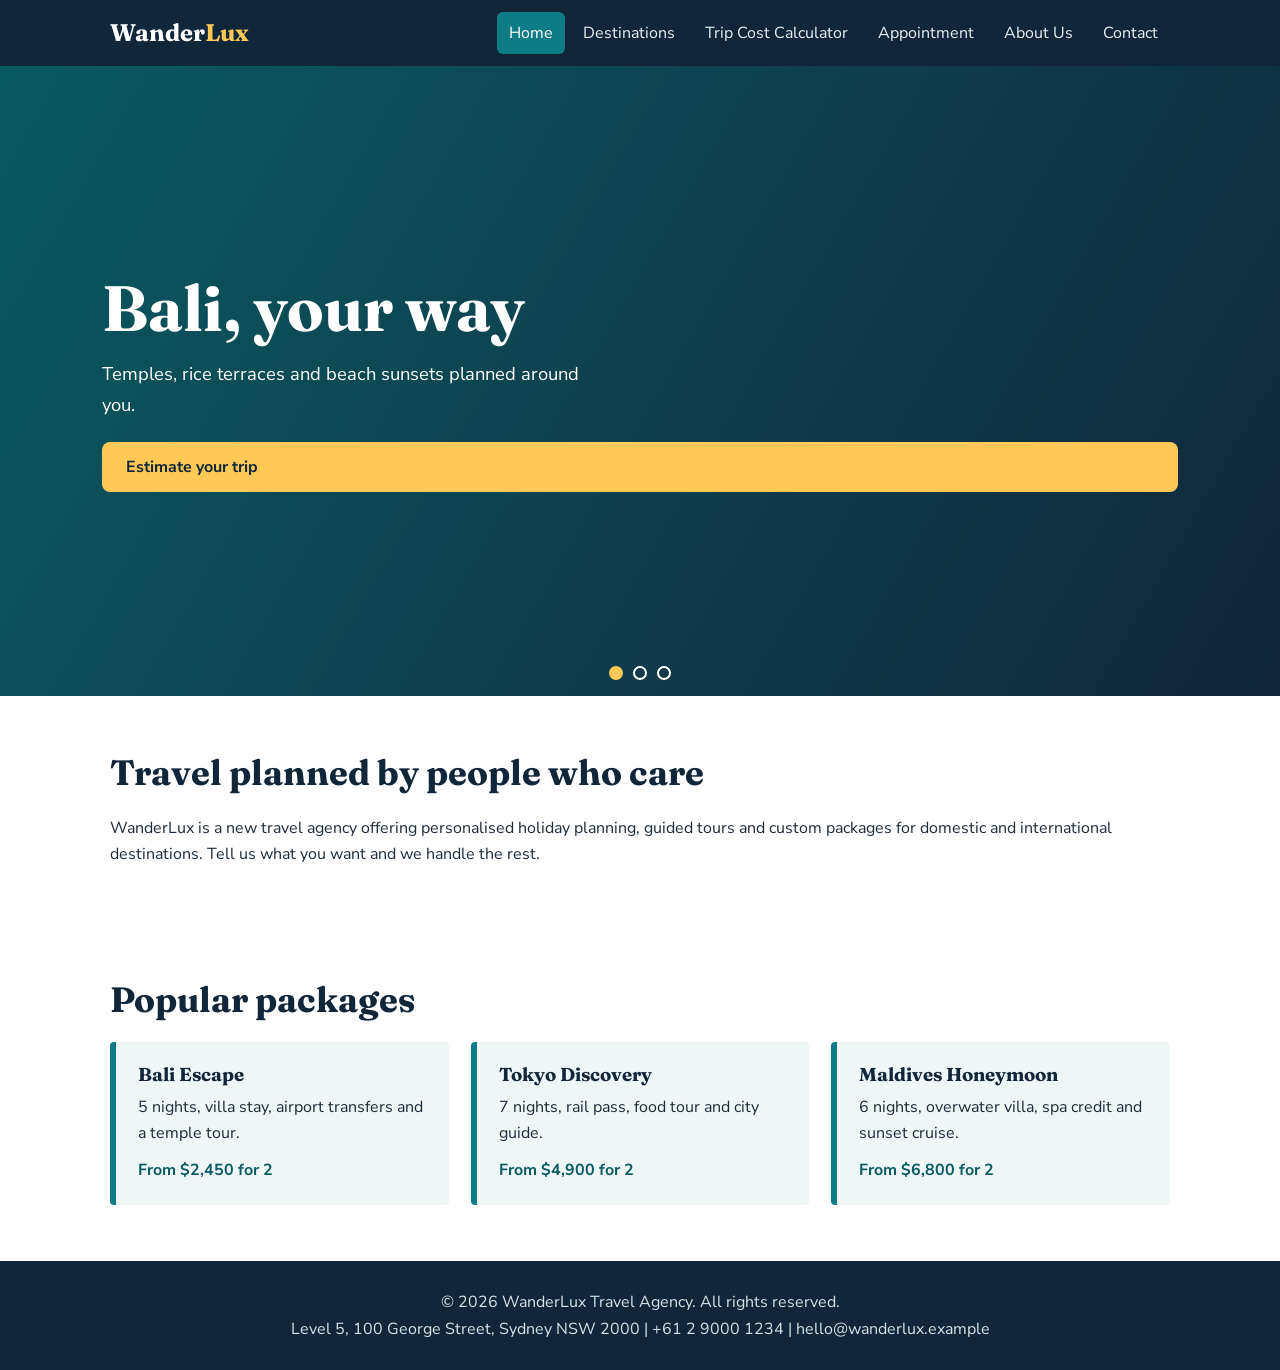
<file: index.html>
<!DOCTYPE html>
<html lang="en">
<head>
<meta charset="UTF-8">
<meta name="viewport" content="width=device-width, initial-scale=1">
<title>Home | WanderLux Travel Agency</title>
<meta name="description" content="Personalised holiday packages, guided tours and honeymoon specials from WanderLux Travel Agency.">
<meta name="keywords" content="travel agency, holiday packages, guided tours, honeymoon, trip cost calculator">
<link rel="preconnect" href="https://fonts.googleapis.com">
<link href="https://fonts.googleapis.com/css2?family=Fraunces:wght@600;700&family=Nunito+Sans:wght@400;700&display=swap" rel="stylesheet">
<link rel="stylesheet" href="css/style.css">
</head>
<body>
<a class="skip" href="#main">Skip to content</a><header><nav class="nav" aria-label="Main navigation"><a class="logo" href="index.html">Wander<span>Lux</span></a><button class="menu-btn" aria-label="Toggle menu" aria-expanded="false">&#9776;</button><ul><li><a href="index.html" aria-current="page">Home</a></li><li><a href="destinations.html">Destinations</a></li><li><a href="calculator.html">Trip Cost Calculator</a></li><li><a href="appointment.html">Appointment</a></li><li><a href="about.html">About Us</a></li><li><a href="contact.html">Contact</a></li></ul></nav></header>
<main id="main">
<section class="hero" aria-label="Featured destinations">
<div class="slide s1" role="group" aria-label="Bali"><h1>Bali, your way</h1><p>Temples, rice terraces and beach sunsets planned around you.</p><a class="btn" href="calculator.html">Estimate your trip</a></div>
<div class="slide s2" role="group" aria-label="Paris"><h2>Paris for two</h2><p>Honeymoon specials with hotels, dinners and guided city walks.</p><a class="btn" href="destinations.html">See honeymoon deals</a></div>
<div class="slide s3" role="group" aria-label="Dubai"><h2>Dubai in style</h2><p>Desert safaris, skyline hotels and flights sorted.</p><a class="btn" href="appointment.html">Book a consultation</a></div>
<div class="dots" aria-label="Choose banner"><button aria-label="Show Bali"></button><button aria-label="Show Paris"></button><button aria-label="Show Dubai"></button></div>
</section>
<section class="block reveal"><h2>Travel planned by people who care</h2><p>WanderLux is a new travel agency offering personalised holiday planning, guided tours and custom packages for domestic and international destinations. Tell us what you want and we handle the rest.</p></section>
<section class="block"><h2>Popular packages</h2><div class="grid"><article class="card reveal"><h3>Bali Escape</h3><p>5 nights, villa stay, airport transfers and a temple tour.</p><p class="price">From $2,450 for 2</p></article><article class="card reveal"><h3>Tokyo Discovery</h3><p>7 nights, rail pass, food tour and city guide.</p><p class="price">From $4,900 for 2</p></article><article class="card reveal"><h3>Maldives Honeymoon</h3><p>6 nights, overwater villa, spa credit and sunset cruise.</p><p class="price">From $6,800 for 2</p></article></div></section>
</main>
<footer><p>&copy; 2026 WanderLux Travel Agency. All rights reserved.</p><p>Level 5, 100 George Street, Sydney NSW 2000 | +61 2 9000 1234 | hello@wanderlux.example</p></footer>
<script src="js/script.js"></script>
</body>
</html>
</file>
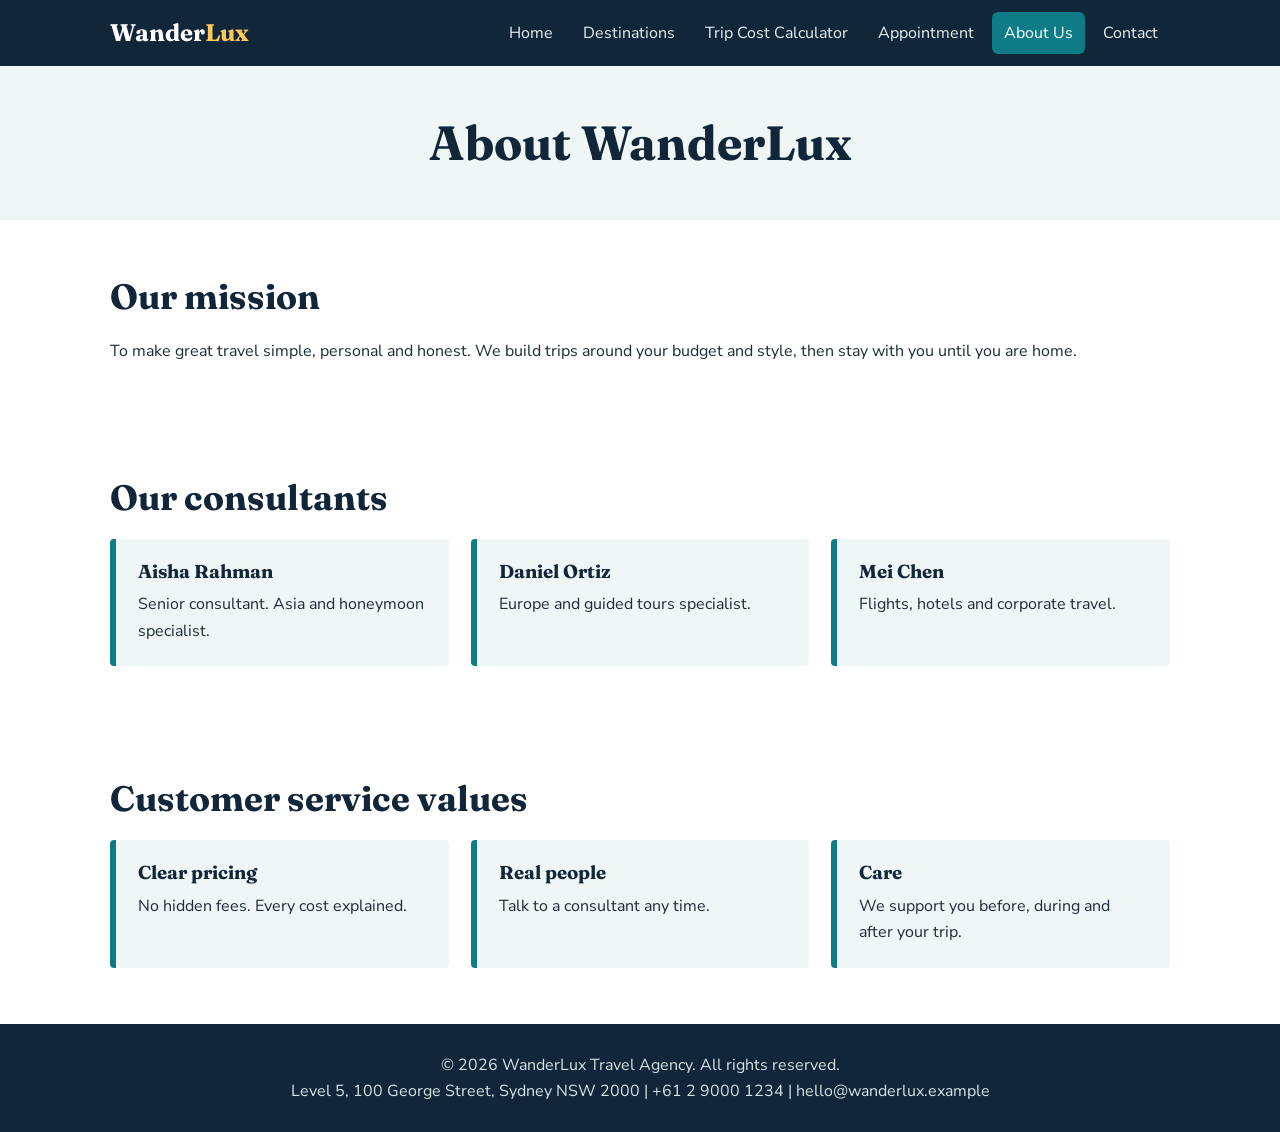
<file: about.html>
<!DOCTYPE html>
<html lang="en">
<head>
<meta charset="UTF-8">
<meta name="viewport" content="width=device-width, initial-scale=1">
<title>About Us | WanderLux Travel Agency</title>
<meta name="description" content="Meet the WanderLux team, our mission and service values.">
<meta name="keywords" content="travel agency, holiday packages, guided tours, honeymoon, trip cost calculator">
<link rel="preconnect" href="https://fonts.googleapis.com">
<link href="https://fonts.googleapis.com/css2?family=Fraunces:wght@600;700&family=Nunito+Sans:wght@400;700&display=swap" rel="stylesheet">
<link rel="stylesheet" href="css/style.css">
</head>
<body>
<a class="skip" href="#main">Skip to content</a><header><nav class="nav" aria-label="Main navigation"><a class="logo" href="index.html">Wander<span>Lux</span></a><button class="menu-btn" aria-label="Toggle menu" aria-expanded="false">&#9776;</button><ul><li><a href="index.html">Home</a></li><li><a href="destinations.html">Destinations</a></li><li><a href="calculator.html">Trip Cost Calculator</a></li><li><a href="appointment.html">Appointment</a></li><li><a href="about.html" aria-current="page">About Us</a></li><li><a href="contact.html">Contact</a></li></ul></nav></header>
<main id="main">
<div class="page-title"><h1>About WanderLux</h1></div><section class="block reveal"><h2>Our mission</h2><p>To make great travel simple, personal and honest. We build trips around your budget and style, then stay with you until you are home.</p></section><section class="block"><h2>Our consultants</h2><div class="grid"><article class="card reveal"><h3>Aisha Rahman</h3><p>Senior consultant. Asia and honeymoon specialist.</p></article><article class="card reveal"><h3>Daniel Ortiz</h3><p>Europe and guided tours specialist.</p></article><article class="card reveal"><h3>Mei Chen</h3><p>Flights, hotels and corporate travel.</p></article></div></section><section class="block"><h2>Customer service values</h2><div class="grid"><article class="card reveal"><h3>Clear pricing</h3><p>No hidden fees. Every cost explained.</p></article><article class="card reveal"><h3>Real people</h3><p>Talk to a consultant any time.</p></article><article class="card reveal"><h3>Care</h3><p>We support you before, during and after your trip.</p></article></div></section>
</main>
<footer><p>&copy; 2026 WanderLux Travel Agency. All rights reserved.</p><p>Level 5, 100 George Street, Sydney NSW 2000 | +61 2 9000 1234 | hello@wanderlux.example</p></footer>
<script src="js/script.js"></script>
</body>
</html>
</file>
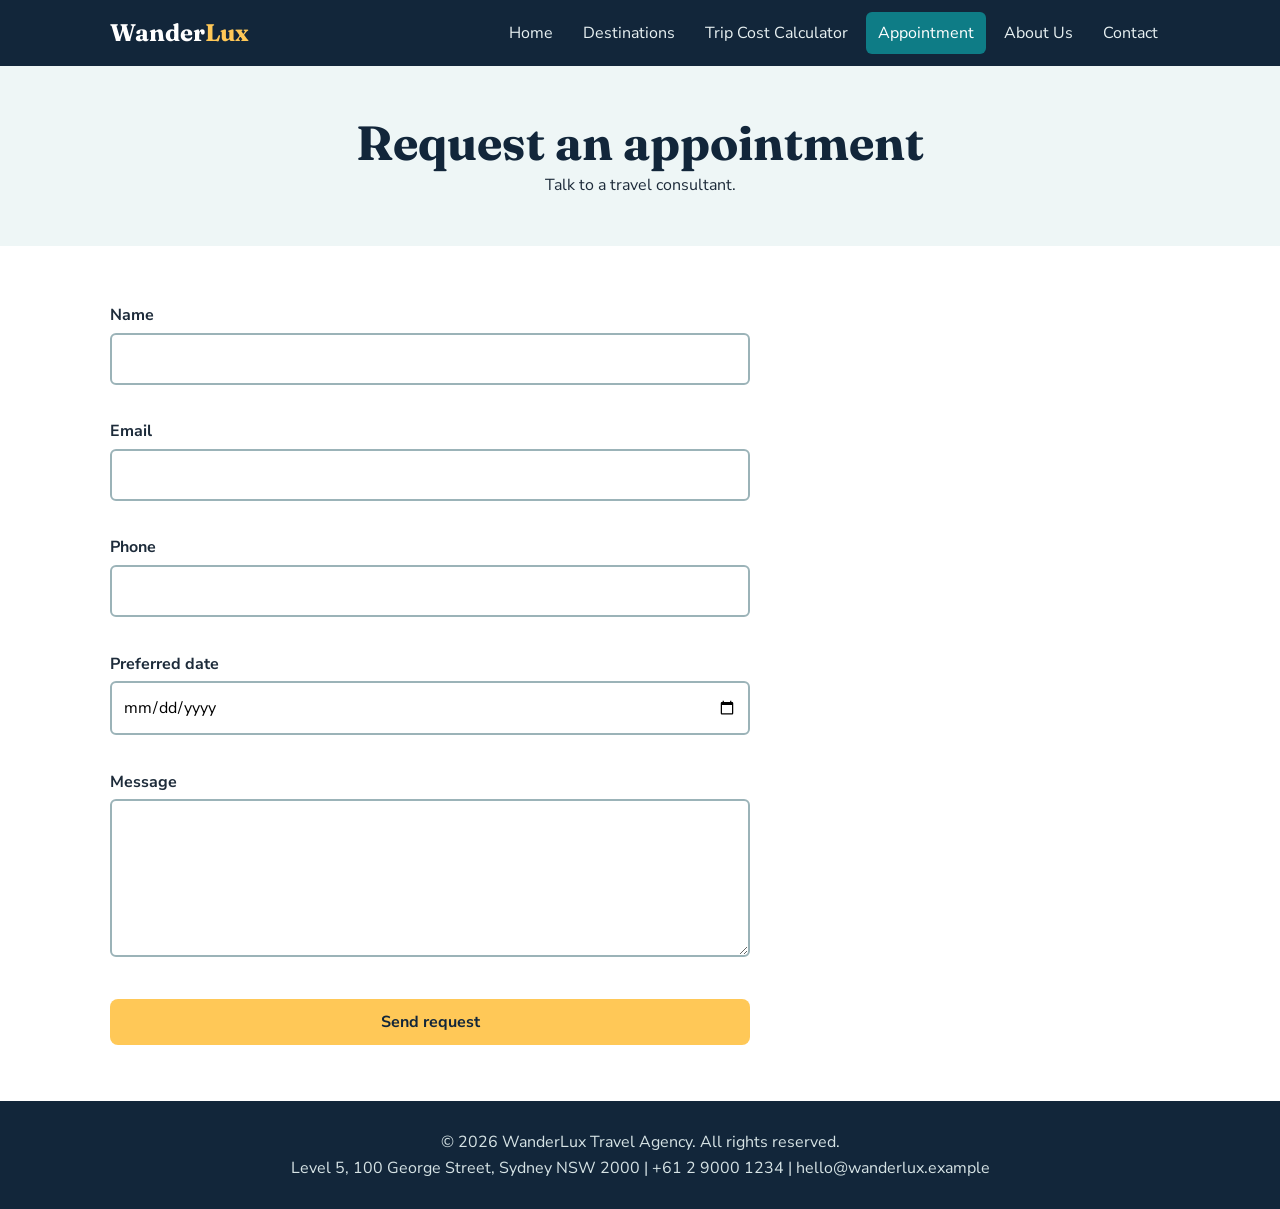
<file: appointment.html>
<!DOCTYPE html>
<html lang="en">
<head>
<meta charset="UTF-8">
<meta name="viewport" content="width=device-width, initial-scale=1">
<title>Appointment Request | WanderLux Travel Agency</title>
<meta name="description" content="Request an appointment with a WanderLux travel consultant.">
<meta name="keywords" content="travel agency, holiday packages, guided tours, honeymoon, trip cost calculator">
<link rel="preconnect" href="https://fonts.googleapis.com">
<link href="https://fonts.googleapis.com/css2?family=Fraunces:wght@600;700&family=Nunito+Sans:wght@400;700&display=swap" rel="stylesheet">
<link rel="stylesheet" href="css/style.css">
</head>
<body>
<a class="skip" href="#main">Skip to content</a><header><nav class="nav" aria-label="Main navigation"><a class="logo" href="index.html">Wander<span>Lux</span></a><button class="menu-btn" aria-label="Toggle menu" aria-expanded="false">&#9776;</button><ul><li><a href="index.html">Home</a></li><li><a href="destinations.html">Destinations</a></li><li><a href="calculator.html">Trip Cost Calculator</a></li><li><a href="appointment.html" aria-current="page">Appointment</a></li><li><a href="about.html">About Us</a></li><li><a href="contact.html">Contact</a></li></ul></nav></header>
<main id="main">
<div class="page-title"><h1>Request an appointment</h1><p>Talk to a travel consultant.</p></div><section class="block"><div id="sent-msg" class="ok" hidden role="status">Thanks! Your request was sent. We will reply within one business day.</div><form action="https://formsubmit.co/nishulpal02@gmail.com" method="POST" data-validate novalidate><input type="hidden" name="_subject" value="New appointment request"><input type="hidden" name="_next" value="https://nishulpal01.github.io/wanderlux/appointment.html?sent=1"><input type="text" name="_honey" style="display:none" tabindex="-1" autocomplete="off"><div><label for="name">Name</label><input type="text" id="name" name="name" required><div class="err" id="name-err" role="alert"></div></div><div><label for="email">Email</label><input type="email" id="email" name="email" required><div class="err" id="email-err" role="alert"></div></div><div><label for="phone">Phone</label><input type="tel" id="phone" name="phone" required><div class="err" id="phone-err" role="alert"></div></div><div><label for="date">Preferred date</label><input type="date" id="date" name="date" required><div class="err" id="date-err" role="alert"></div></div><div><label for="message">Message</label><textarea id="message" name="message" rows="5" required></textarea><div class="err" id="message-err" role="alert"></div></div><button class="btn" type="submit">Send request</button></form></section>
</main>
<footer><p>&copy; 2026 WanderLux Travel Agency. All rights reserved.</p><p>Level 5, 100 George Street, Sydney NSW 2000 | +61 2 9000 1234 | hello@wanderlux.example</p></footer>
<script src="js/script.js"></script>
</body>
</html>
</file>
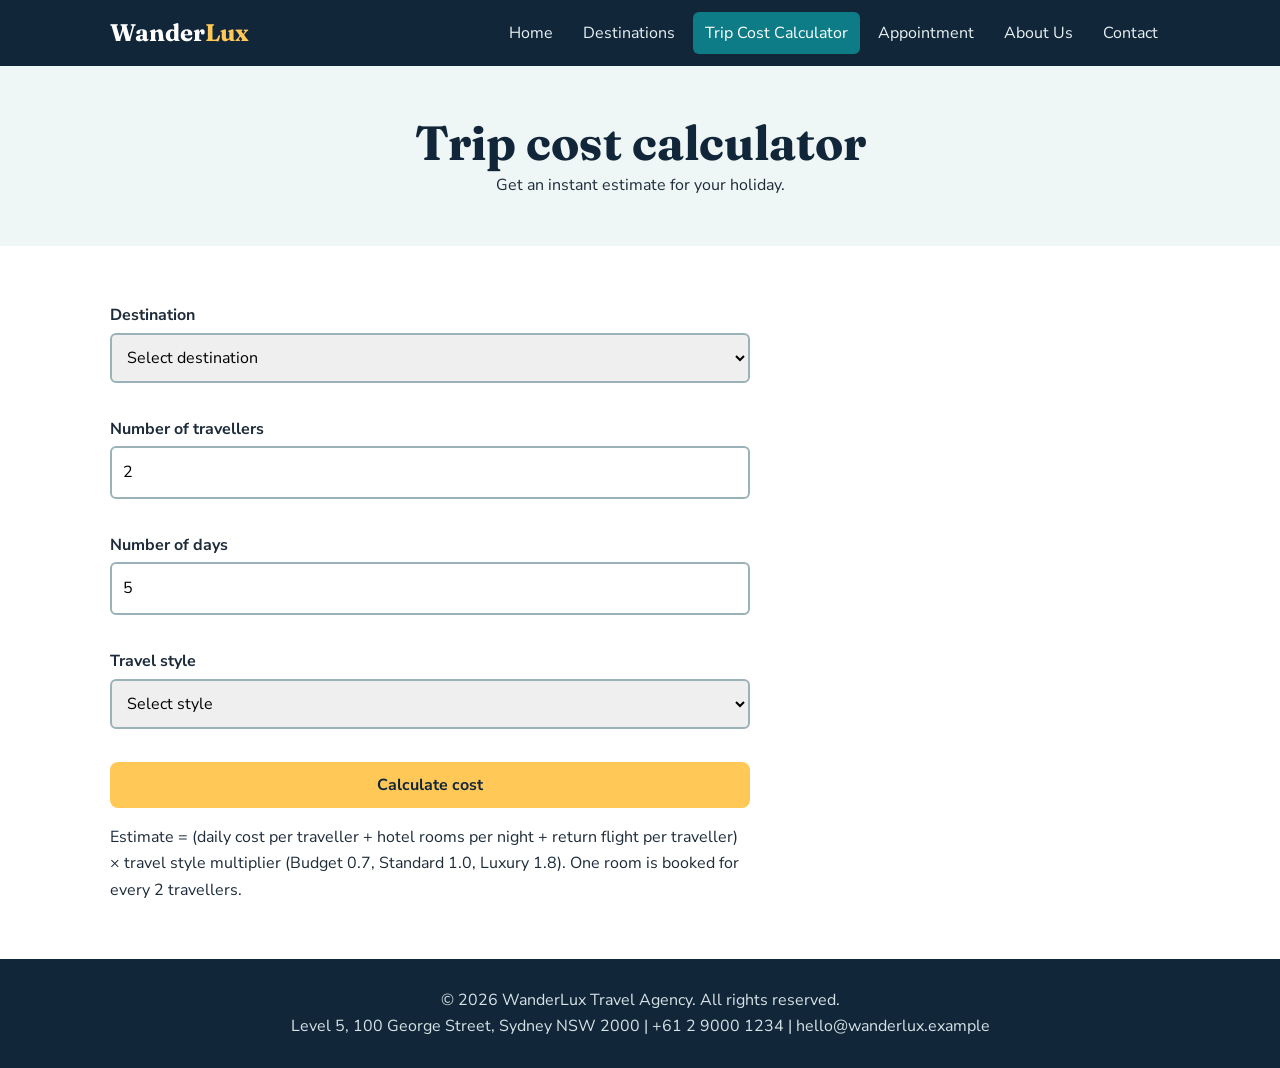
<file: calculator.html>
<!DOCTYPE html>
<html lang="en">
<head>
<meta charset="UTF-8">
<meta name="viewport" content="width=device-width, initial-scale=1">
<title>Trip Cost Calculator | WanderLux Travel Agency</title>
<meta name="description" content="Estimate your trip cost by destination, travellers, days and travel style.">
<meta name="keywords" content="travel agency, holiday packages, guided tours, honeymoon, trip cost calculator">
<link rel="preconnect" href="https://fonts.googleapis.com">
<link href="https://fonts.googleapis.com/css2?family=Fraunces:wght@600;700&family=Nunito+Sans:wght@400;700&display=swap" rel="stylesheet">
<link rel="stylesheet" href="css/style.css">
</head>
<body>
<a class="skip" href="#main">Skip to content</a><header><nav class="nav" aria-label="Main navigation"><a class="logo" href="index.html">Wander<span>Lux</span></a><button class="menu-btn" aria-label="Toggle menu" aria-expanded="false">&#9776;</button><ul><li><a href="index.html">Home</a></li><li><a href="destinations.html">Destinations</a></li><li><a href="calculator.html" aria-current="page">Trip Cost Calculator</a></li><li><a href="appointment.html">Appointment</a></li><li><a href="about.html">About Us</a></li><li><a href="contact.html">Contact</a></li></ul></nav></header>
<main id="main">
<div class="page-title"><h1>Trip cost calculator</h1><p>Get an instant estimate for your holiday.</p></div><section class="block"><form id="calc-form" novalidate>
<div><label for="destination">Destination</label><select id="destination"><option value="">Select destination</option><option value="Bali">Bali</option><option value="Tokyo">Tokyo</option><option value="Paris">Paris</option><option value="Dubai">Dubai</option><option value="Maldives">Maldives</option></select><div class="err" id="destination-err" role="alert"></div></div>
<div><label for="travellers">Number of travellers</label><input type="number" id="travellers" min="1" max="20" value="2"><div class="err" id="travellers-err" role="alert"></div></div>
<div><label for="days">Number of days</label><input type="number" id="days" min="1" max="60" value="5"><div class="err" id="days-err" role="alert"></div></div>
<div><label for="style">Travel style</label><select id="style"><option value="">Select style</option><option>Budget</option><option>Standard</option><option>Luxury</option></select><div class="err" id="style-err" role="alert"></div></div>
<button class="btn" type="submit">Calculate cost</button></form><div class="result" id="result" role="status" aria-live="polite"></div>
<p style="margin-top:16px;max-width:640px">Estimate = (daily cost per traveller + hotel rooms per night + return flight per traveller) &times; travel style multiplier (Budget 0.7, Standard 1.0, Luxury 1.8). One room is booked for every 2 travellers.</p></section>
</main>
<footer><p>&copy; 2026 WanderLux Travel Agency. All rights reserved.</p><p>Level 5, 100 George Street, Sydney NSW 2000 | +61 2 9000 1234 | hello@wanderlux.example</p></footer>
<script src="js/script.js"></script>
</body>
</html>
</file>
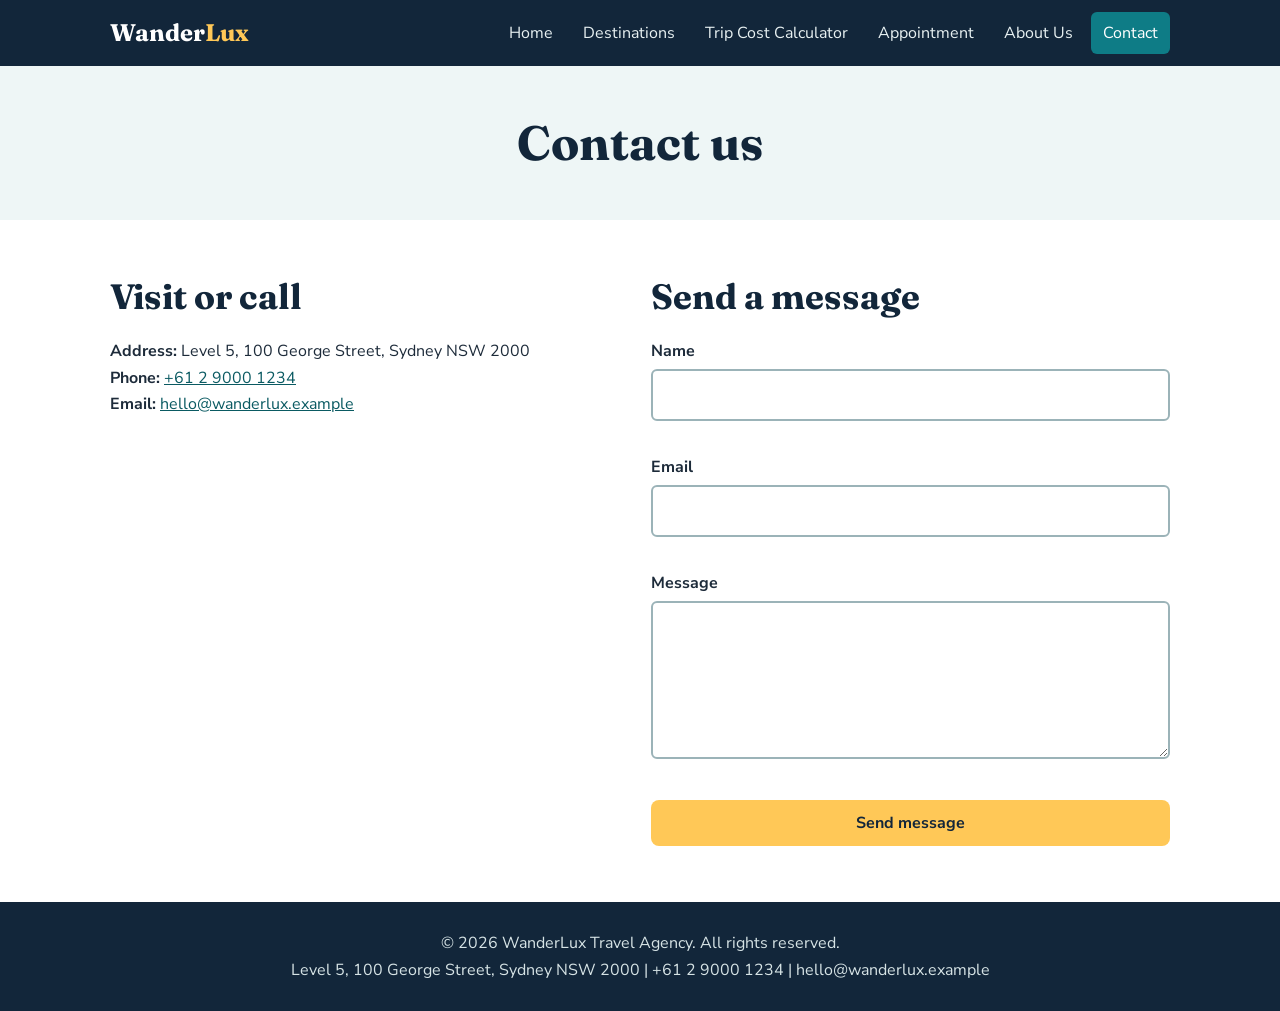
<file: contact.html>
<!DOCTYPE html>
<html lang="en">
<head>
<meta charset="UTF-8">
<meta name="viewport" content="width=device-width, initial-scale=1">
<title>Contact | WanderLux Travel Agency</title>
<meta name="description" content="Address, phone, map and contact form for WanderLux Travel Agency.">
<meta name="keywords" content="travel agency, holiday packages, guided tours, honeymoon, trip cost calculator">
<link rel="preconnect" href="https://fonts.googleapis.com">
<link href="https://fonts.googleapis.com/css2?family=Fraunces:wght@600;700&family=Nunito+Sans:wght@400;700&display=swap" rel="stylesheet">
<link rel="stylesheet" href="css/style.css">
</head>
<body>
<a class="skip" href="#main">Skip to content</a><header><nav class="nav" aria-label="Main navigation"><a class="logo" href="index.html">Wander<span>Lux</span></a><button class="menu-btn" aria-label="Toggle menu" aria-expanded="false">&#9776;</button><ul><li><a href="index.html">Home</a></li><li><a href="destinations.html">Destinations</a></li><li><a href="calculator.html">Trip Cost Calculator</a></li><li><a href="appointment.html">Appointment</a></li><li><a href="about.html">About Us</a></li><li><a href="contact.html" aria-current="page">Contact</a></li></ul></nav></header>
<main id="main">
<div class="page-title"><h1>Contact us</h1></div><section class="block"><div id="sent-msg" class="ok" hidden role="status">Thanks! Your message was sent.</div><div class="grid"><div><h2>Visit or call</h2><p><strong>Address:</strong> Level 5, 100 George Street, Sydney NSW 2000</p><p><strong>Phone:</strong> <a href="tel:+61290001234">+61 2 9000 1234</a></p><p><strong>Email:</strong> <a href="mailto:hello@wanderlux.example">hello@wanderlux.example</a></p><br><iframe title="Map of WanderLux office in Sydney" loading="lazy" src="https://www.openstreetmap.org/export/embed.html?bbox=151.2020%2C-33.8710%2C151.2180%2C-33.8620&amp;layer=mapnik"></iframe></div><div><h2>Send a message</h2><form action="https://formsubmit.co/nishulpal02@gmail.com" method="POST" data-validate novalidate><input type="hidden" name="_subject" value="New contact message"><input type="hidden" name="_next" value="https://nishulpal01.github.io/wanderlux/contact.html?sent=1"><input type="text" name="_honey" style="display:none" tabindex="-1" autocomplete="off"><div><label for="name">Name</label><input type="text" id="name" name="name" required><div class="err" id="name-err" role="alert"></div></div><div><label for="email">Email</label><input type="email" id="email" name="email" required><div class="err" id="email-err" role="alert"></div></div><div><label for="message">Message</label><textarea id="message" name="message" rows="5" required></textarea><div class="err" id="message-err" role="alert"></div></div><button class="btn" type="submit">Send message</button></form></div></div></section>
</main>
<footer><p>&copy; 2026 WanderLux Travel Agency. All rights reserved.</p><p>Level 5, 100 George Street, Sydney NSW 2000 | +61 2 9000 1234 | hello@wanderlux.example</p></footer>
<script src="js/script.js"></script>
</body>
</html>
</file>
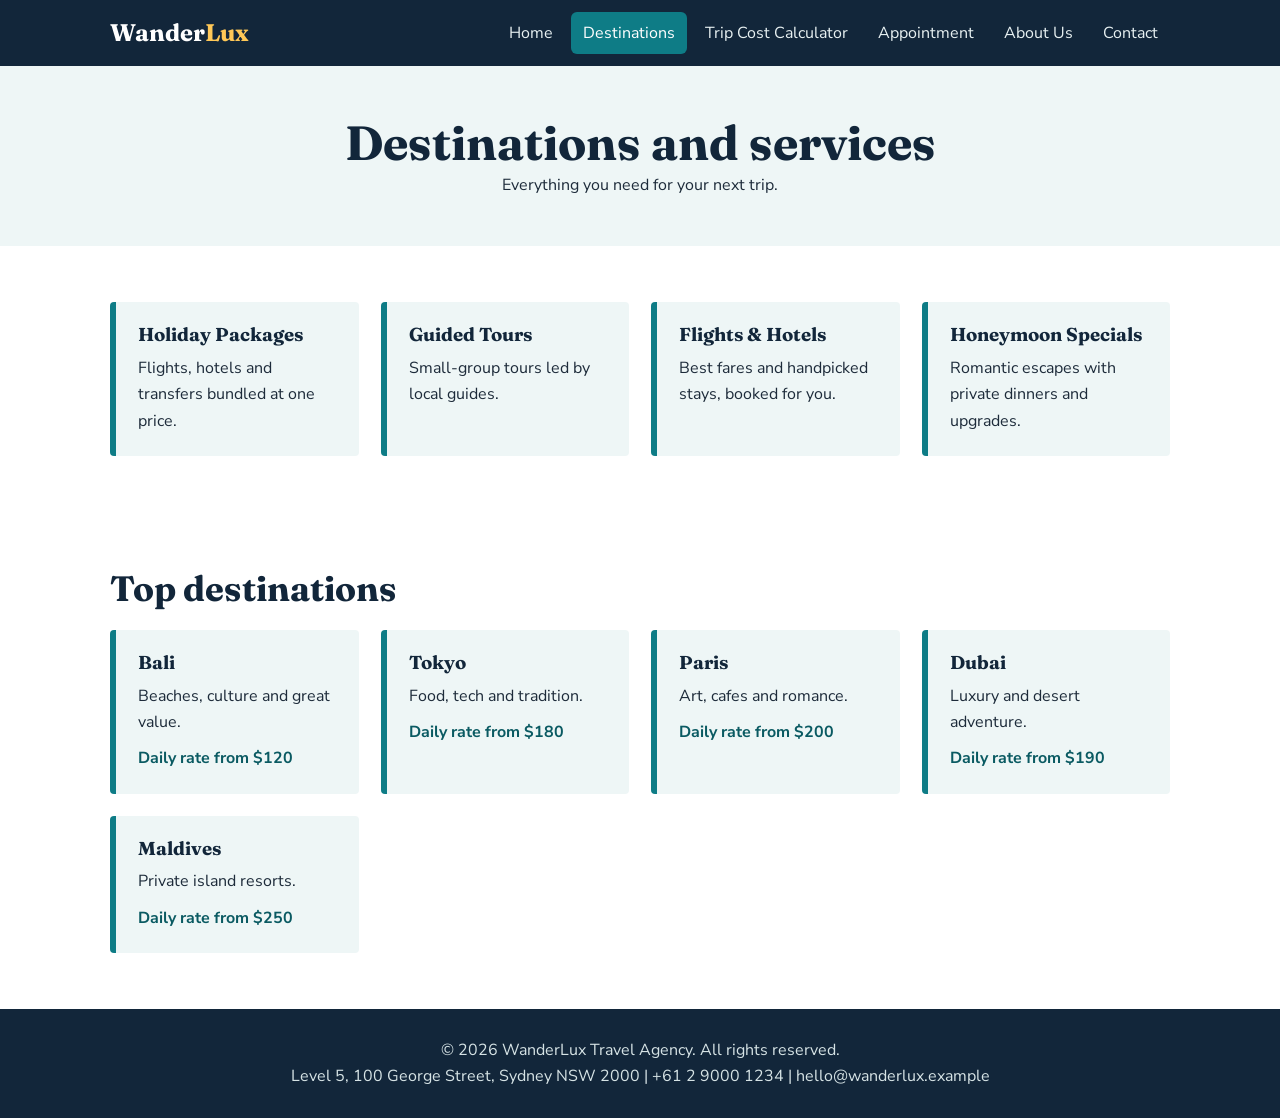
<file: destinations.html>
<!DOCTYPE html>
<html lang="en">
<head>
<meta charset="UTF-8">
<meta name="viewport" content="width=device-width, initial-scale=1">
<title>Destinations and Services | WanderLux Travel Agency</title>
<meta name="description" content="Holiday packages, guided tours, flights, hotels and honeymoon specials.">
<meta name="keywords" content="travel agency, holiday packages, guided tours, honeymoon, trip cost calculator">
<link rel="preconnect" href="https://fonts.googleapis.com">
<link href="https://fonts.googleapis.com/css2?family=Fraunces:wght@600;700&family=Nunito+Sans:wght@400;700&display=swap" rel="stylesheet">
<link rel="stylesheet" href="css/style.css">
</head>
<body>
<a class="skip" href="#main">Skip to content</a><header><nav class="nav" aria-label="Main navigation"><a class="logo" href="index.html">Wander<span>Lux</span></a><button class="menu-btn" aria-label="Toggle menu" aria-expanded="false">&#9776;</button><ul><li><a href="index.html">Home</a></li><li><a href="destinations.html" aria-current="page">Destinations</a></li><li><a href="calculator.html">Trip Cost Calculator</a></li><li><a href="appointment.html">Appointment</a></li><li><a href="about.html">About Us</a></li><li><a href="contact.html">Contact</a></li></ul></nav></header>
<main id="main">
<div class="page-title"><h1>Destinations and services</h1><p>Everything you need for your next trip.</p></div><section class="block"><div class="grid"><article class="card reveal"><h3>Holiday Packages</h3><p>Flights, hotels and transfers bundled at one price.</p></article><article class="card reveal"><h3>Guided Tours</h3><p>Small-group tours led by local guides.</p></article><article class="card reveal"><h3>Flights &amp; Hotels</h3><p>Best fares and handpicked stays, booked for you.</p></article><article class="card reveal"><h3>Honeymoon Specials</h3><p>Romantic escapes with private dinners and upgrades.</p></article></div></section><section class="block"><h2>Top destinations</h2><div class="grid"><article class="card reveal"><h3>Bali</h3><p>Beaches, culture and great value.</p><p class="price">Daily rate from $120</p></article><article class="card reveal"><h3>Tokyo</h3><p>Food, tech and tradition.</p><p class="price">Daily rate from $180</p></article><article class="card reveal"><h3>Paris</h3><p>Art, cafes and romance.</p><p class="price">Daily rate from $200</p></article><article class="card reveal"><h3>Dubai</h3><p>Luxury and desert adventure.</p><p class="price">Daily rate from $190</p></article><article class="card reveal"><h3>Maldives</h3><p>Private island resorts.</p><p class="price">Daily rate from $250</p></article></div></section>
</main>
<footer><p>&copy; 2026 WanderLux Travel Agency. All rights reserved.</p><p>Level 5, 100 George Street, Sydney NSW 2000 | +61 2 9000 1234 | hello@wanderlux.example</p></footer>
<script src="js/script.js"></script>
</body>
</html>
</file>
<file: css/style.css>
:root{--ink:#12263a;--lagoon:#0e7c86;--lagoon-d:#0a5a62;--sun:#ffc857;--mist:#eef6f6;--white:#fff;--text:#1d2b3a}
*{box-sizing:border-box;margin:0;padding:0}
html{scroll-behavior:smooth}
body{font-family:'Nunito Sans',Arial,sans-serif;color:var(--text);line-height:1.65;background:var(--white)}
h1,h2,h3{font-family:'Fraunces',Georgia,serif;color:var(--ink);line-height:1.2}
a{color:var(--lagoon-d)}
:focus-visible{outline:3px solid var(--sun);outline-offset:2px}
.skip{position:absolute;left:-999px}.skip:focus{left:8px;top:8px;background:var(--sun);padding:8px;z-index:99}
header{background:var(--ink);position:sticky;top:0;z-index:50}
.nav{max-width:1100px;margin:auto;display:flex;align-items:center;justify-content:space-between;padding:12px 20px}
.logo{font-family:'Fraunces',Georgia,serif;font-size:1.5rem;color:var(--white);text-decoration:none;font-weight:700}
.logo span{color:var(--sun)}
.nav ul{display:flex;gap:6px;list-style:none}
.nav ul a{color:#e8f1f2;text-decoration:none;padding:8px 12px;border-radius:6px;display:block}
.nav ul a:hover,.nav ul a[aria-current="page"]{background:var(--lagoon);color:#fff}
.menu-btn{display:none;background:none;border:2px solid #fff;color:#fff;font-size:1.4rem;padding:2px 10px;border-radius:6px;cursor:pointer}
.hero{position:relative;height:70vh;min-height:420px;overflow:hidden;color:#fff}
.slide{position:absolute;inset:0;display:flex;flex-direction:column;justify-content:center;padding:0 8%;opacity:0;transition:opacity 1s}
.slide.active{opacity:1}
.s1{background:linear-gradient(120deg,#0a5a62,#12263a)}
.s2{background:linear-gradient(120deg,#7a3e65,#12263a)}
.s3{background:linear-gradient(120deg,#c26a2e,#3b2a50)}
.slide h1,.slide h2{color:#fff;font-size:clamp(2rem,6vw,4rem);max-width:14ch}
.slide p{max-width:46ch;margin:12px 0 22px;font-size:1.15rem}
.dots{position:absolute;bottom:16px;left:50%;transform:translateX(-50%);display:flex;gap:10px}
.dots button{width:14px;height:14px;border-radius:50%;border:2px solid #fff;background:transparent;cursor:pointer}
.dots button.on{background:var(--sun);border-color:var(--sun)}
.btn{display:inline-block;background:var(--sun);color:var(--ink);font-weight:700;padding:12px 24px;border-radius:8px;text-decoration:none;border:0;cursor:pointer;font-size:1rem;font-family:inherit}
.btn:hover{background:#ffd98a}
.page-title{background:var(--mist);padding:48px 20px;text-align:center}
.page-title h1{font-size:clamp(1.8rem,5vw,3rem)}
section.block{max-width:1100px;margin:auto;padding:56px 20px}
section.block h2{font-size:clamp(1.5rem,4vw,2.2rem);margin-bottom:20px}
.grid{display:grid;grid-template-columns:repeat(auto-fit,minmax(240px,1fr));gap:22px}
.card{background:var(--mist);border-left:6px solid var(--lagoon);padding:22px;border-radius:4px}
.card h3{margin-bottom:8px}
.card .price{font-weight:700;color:var(--lagoon-d);margin-top:10px}
form{max-width:640px;display:grid;gap:16px}
label{font-weight:700;display:block;margin-bottom:4px}
input,select,textarea{width:100%;padding:11px;border:2px solid #9bb3b8;border-radius:6px;font:inherit}
.err{color:#b00020;font-size:.9rem;min-height:1.2em}
.result{margin-top:24px;padding:20px;border-radius:8px;background:var(--ink);color:#fff;font-size:1.15rem;max-width:640px}
.result:empty{display:none}
.ok{background:#e1f5e8;border:2px solid #1b7a3d;padding:14px;border-radius:6px;max-width:640px;margin-bottom:16px}
iframe{width:100%;height:320px;border:0;border-radius:8px}
footer{background:var(--ink);color:#d6e3e5;text-align:center;padding:28px 20px}
.reveal{opacity:0;transform:translateY(30px);transition:opacity .7s,transform .7s}
.reveal.show{opacity:1;transform:none}
@media(max-width:760px){
.menu-btn{display:block}
.nav ul{display:none;position:absolute;top:100%;left:0;right:0;background:var(--ink);flex-direction:column;padding:10px 20px}
.nav ul.open{display:flex}
.hero{height:60vh}}
@media(prefers-reduced-motion:reduce){.reveal{opacity:1;transform:none;transition:none}.slide{transition:none}html{scroll-behavior:auto}}
</file>
